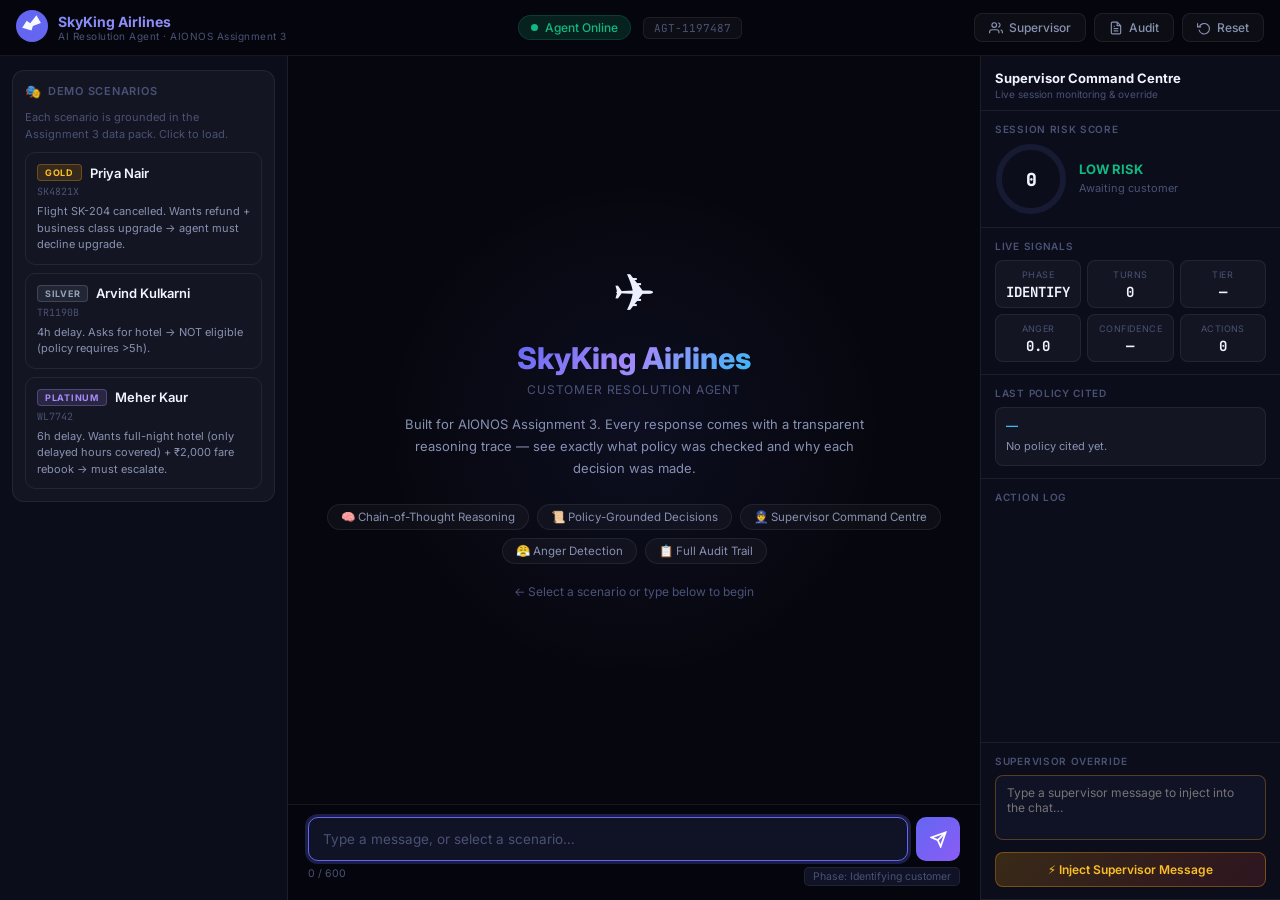
<file: index.html>
<!DOCTYPE html>
<html lang="en">
<head>
  <meta charset="UTF-8" />
  <meta name="viewport" content="width=device-width, initial-scale=1.0" />
  <title>SkyKing Airlines — AI Resolution Agent | AIONOS Assignment 3</title>
  <meta name="description" content="SkyKing Airlines intelligent customer resolution agent with transparent reasoning, supervisor command centre, and full audit trail." />
  <link rel="preconnect" href="https://fonts.googleapis.com" />
  <link href="https://fonts.googleapis.com/css2?family=Inter:ital,opsz,wght@0,14..32,300;0,14..32,400;0,14..32,500;0,14..32,600;0,14..32,700;0,14..32,800;1,14..32,400&family=JetBrains+Mono:wght@400;500;600&display=swap" rel="stylesheet" />
  <link rel="stylesheet" href="style.css" />
</head>
<body>

<!-- ══════════════════════════════════════════════════════════ -->
<!--  HEADER                                                    -->
<!-- ══════════════════════════════════════════════════════════ -->
<header class="header">
  <div class="header-brand">
    <div class="brand-logo">
      <svg viewBox="0 0 36 36" fill="none" xmlns="http://www.w3.org/2000/svg">
        <circle cx="18" cy="18" r="18" fill="url(#lg1)"/>
        <path d="M7 20l5-8 4 3 7-9 5 8.5-9 3.5-1.5 5-10.5-3z" fill="white" opacity="0.95"/>
        <defs><linearGradient id="lg1" x1="0" y1="0" x2="36" y2="36"><stop stop-color="#6366f1"/><stop offset="1" stop-color="#8b5cf6"/></linearGradient></defs>
      </svg>
    </div>
    <div>
      <div class="brand-name">SkyKing Airlines</div>
      <div class="brand-tagline">AI Resolution Agent · AIONOS Assignment 3</div>
    </div>
  </div>

  <div class="header-center">
    <div class="agent-status" id="agentStatus">
      <span class="status-dot" id="statusDot"></span>
      <span id="statusLabel">Agent Online</span>
    </div>
    <div class="session-id" id="sessionIdDisplay"></div>
  </div>

  <div class="header-actions">
    <button class="hbtn" id="toggleSupervisor" title="Toggle Supervisor Panel">
      <svg viewBox="0 0 24 24" fill="none" stroke="currentColor" stroke-width="2"><path d="M17 21v-2a4 4 0 0 0-4-4H5a4 4 0 0 0-4 4v2"/><circle cx="9" cy="7" r="4"/><path d="M23 21v-2a4 4 0 0 0-3-3.87"/><path d="M16 3.13a4 4 0 0 1 0 7.75"/></svg>
      Supervisor
    </button>
    <button class="hbtn" id="exportAuditBtn" title="Export Audit Log">
      <svg viewBox="0 0 24 24" fill="none" stroke="currentColor" stroke-width="2"><path d="M14 2H6a2 2 0 0 0-2 2v16a2 2 0 0 0 2 2h12a2 2 0 0 0 2-2V8z"/><polyline points="14 2 14 8 20 8"/><line x1="16" y1="13" x2="8" y2="13"/><line x1="16" y1="17" x2="8" y2="17"/><polyline points="10 9 9 9 8 9"/></svg>
      Audit
    </button>
    <button class="hbtn hbtn-ghost" id="resetBtn" title="Reset session">
      <svg viewBox="0 0 24 24" fill="none" stroke="currentColor" stroke-width="2"><polyline points="1 4 1 10 7 10"/><path d="M3.51 15a9 9 0 1 0 .49-5.1"/></svg>
      Reset
    </button>
  </div>
</header>

<!-- ══════════════════════════════════════════════════════════ -->
<!--  MAIN 3-PANEL LAYOUT                                       -->
<!-- ══════════════════════════════════════════════════════════ -->
<div class="app-body">

  <!-- ── PANEL LEFT: Scenarios + Quick Actions ─────────────── -->
  <aside class="panel panel-left" id="panelLeft">

    <div class="panel-section">
      <div class="section-header">
        <span class="section-icon">🎭</span>
        <span>Demo Scenarios</span>
      </div>
      <p class="section-hint">Each scenario is grounded in the Assignment 3 data pack. Click to load.</p>

      <div class="scenario-card" id="scard-priya" data-scenario="priya">
        <div class="scard-top">
          <span class="tier-pill gold">GOLD</span>
          <span class="scard-name">Priya Nair</span>
        </div>
        <div class="scard-pnr">SK4821X</div>
        <div class="scard-desc">Flight SK-204 cancelled. Wants refund + business class upgrade → agent must decline upgrade.</div>
      </div>

      <div class="scenario-card" id="scard-arvind" data-scenario="arvind">
        <div class="scard-top">
          <span class="tier-pill silver">SILVER</span>
          <span class="scard-name">Arvind Kulkarni</span>
        </div>
        <div class="scard-pnr">TR1190B</div>
        <div class="scard-desc">4h delay. Asks for hotel → NOT eligible (policy requires >5h).</div>
      </div>

      <div class="scenario-card" id="scard-meher" data-scenario="meher">
        <div class="scard-top">
          <span class="tier-pill platinum">PLATINUM</span>
          <span class="scard-name">Meher Kaur</span>
        </div>
        <div class="scard-pnr">WL7742</div>
        <div class="scard-desc">6h delay. Wants full-night hotel (only delayed hours covered) + ₹2,000 fare rebook → must escalate.</div>
      </div>
    </div>

    <div class="panel-section" id="qaSection" style="display:none">
      <div class="section-header">
        <span class="section-icon">⚡</span>
        <span>Quick Actions</span>
      </div>
      <div id="qaList"></div>
    </div>

    <div class="panel-section" id="customerSection" style="display:none">
      <div class="section-header">
        <span class="section-icon">👤</span>
        <span>Customer Profile</span>
      </div>
      <div id="customerDetails"></div>
    </div>

  </aside>

  <!-- ── PANEL CENTRE: Chat ────────────────────────────────── -->
  <main class="panel panel-center">

    <!-- Welcome screen -->
    <div class="welcome" id="welcome">
      <div class="welcome-glow"></div>
      <div class="welcome-plane">✈️</div>
      <h1 class="welcome-h1">SkyKing Airlines</h1>
      <p class="welcome-sub">Customer Resolution Agent</p>
      <p class="welcome-body">Built for AIONOS Assignment 3. Every response comes with a transparent reasoning trace — see exactly what policy was checked and why each decision was made.</p>
      <div class="welcome-chips">
        <span class="chip">🧠 Chain-of-Thought Reasoning</span>
        <span class="chip">📜 Policy-Grounded Decisions</span>
        <span class="chip">👮 Supervisor Command Centre</span>
        <span class="chip">😤 Anger Detection</span>
        <span class="chip">📋 Full Audit Trail</span>
      </div>
      <p class="welcome-cta">← Select a scenario or type below to begin</p>
    </div>

    <!-- Messages -->
    <div class="messages" id="messages" style="display:none">
      <div id="msgList"></div>
      <div class="typing" id="typing" style="display:none">
        <div class="typing-avatar">🤖</div>
        <div class="typing-dots"><span></span><span></span><span></span></div>
      </div>
    </div>

    <!-- Input -->
    <div class="input-bar">
      <div class="input-inner">
        <div class="anger-meter" id="angerMeter" style="display:none">
          <span class="anger-label">Frustration</span>
          <div class="anger-track"><div class="anger-fill" id="angerFill"></div></div>
          <span class="anger-val" id="angerVal">0%</span>
        </div>
        <div class="input-row">
          <textarea id="userInput" class="chat-textarea" placeholder="Type a message, or select a scenario…" rows="1" maxlength="600"></textarea>
          <button class="send-btn" id="sendBtn">
            <svg viewBox="0 0 24 24" fill="none" stroke="currentColor" stroke-width="2.5"><line x1="22" y1="2" x2="11" y2="13"/><polygon points="22 2 15 22 11 13 2 9 22 2"/></svg>
          </button>
        </div>
        <div class="input-meta">
          <span id="charCount" class="char-count">0 / 600</span>
          <span class="phase-tag" id="phaseTag">Phase: Identifying customer</span>
        </div>
      </div>
    </div>
  </main>

  <!-- ── PANEL RIGHT: Supervisor Command Centre ─────────────── -->
  <aside class="panel panel-right" id="panelRight">

    <div class="sup-header">
      <div class="sup-title">Supervisor Command Centre</div>
      <div class="sup-subtitle">Live session monitoring & override</div>
    </div>

    <!-- Risk Score -->
    <div class="sup-section">
      <div class="sup-label">Session Risk Score</div>
      <div class="risk-display">
        <div class="risk-ring" id="riskRing">
          <svg viewBox="0 0 80 80">
            <circle class="ring-bg" cx="40" cy="40" r="32" fill="none" stroke-width="6"/>
            <circle class="ring-fg" id="riskArc" cx="40" cy="40" r="32" fill="none" stroke-width="6"
              stroke-dasharray="201 201" stroke-dashoffset="201" transform="rotate(-90 40 40)"/>
          </svg>
          <div class="risk-num" id="riskNum">0</div>
        </div>
        <div class="risk-labels">
          <div class="risk-level" id="riskLevel">LOW RISK</div>
          <div class="risk-reason" id="riskReason">No active session</div>
        </div>
      </div>
    </div>

    <!-- Live Signals -->
    <div class="sup-section">
      <div class="sup-label">Live Signals</div>
      <div class="signals-grid">
        <div class="signal-item">
          <div class="signal-label">Phase</div>
          <div class="signal-val" id="sigPhase">—</div>
        </div>
        <div class="signal-item">
          <div class="signal-label">Turns</div>
          <div class="signal-val" id="sigTurns">0</div>
        </div>
        <div class="signal-item">
          <div class="signal-label">Tier</div>
          <div class="signal-val" id="sigTier">—</div>
        </div>
        <div class="signal-item">
          <div class="signal-label">Anger</div>
          <div class="signal-val" id="sigAnger">0.0</div>
        </div>
        <div class="signal-item">
          <div class="signal-label">Confidence</div>
          <div class="signal-val" id="sigConfidence">—</div>
        </div>
        <div class="signal-item">
          <div class="signal-label">Actions</div>
          <div class="signal-val" id="sigActions">0</div>
        </div>
      </div>
    </div>

    <!-- Last Policy Used -->
    <div class="sup-section">
      <div class="sup-label">Last Policy Cited</div>
      <div class="policy-box" id="policyBox">
        <div class="policy-name" id="policyName">—</div>
        <div class="policy-text" id="policyText">No policy cited yet.</div>
      </div>
    </div>

    <!-- Action Log -->
    <div class="sup-section" style="flex:1; overflow:hidden; display:flex; flex-direction:column;">
      <div class="sup-label">Action Log</div>
      <div class="action-log" id="actionLog"></div>
    </div>

    <!-- Supervisor Override -->
    <div class="sup-section">
      <div class="sup-label">Supervisor Override</div>
      <textarea class="override-input" id="overrideInput" placeholder="Type a supervisor message to inject into the chat…" rows="3"></textarea>
      <button class="override-btn" id="overrideBtn">⚡ Inject Supervisor Message</button>
    </div>

  </aside>

</div><!-- /.app-body -->

<!-- ══════════════════════════════════════════════════════════ -->
<!--  AUDIT MODAL                                               -->
<!-- ══════════════════════════════════════════════════════════ -->
<div class="overlay" id="auditOverlay" style="display:none">
  <div class="modal">
    <div class="modal-top">
      <div class="modal-title">📋 Full Audit Trail</div>
      <button class="modal-x" id="auditClose">✕</button>
    </div>
    <div class="modal-body">
      <pre class="audit-pre" id="auditPre"></pre>
    </div>
    <div class="modal-foot">
      <button class="mbtn secondary" id="downloadAudit">⬇ Download</button>
      <button class="mbtn primary" id="auditClose2">Close</button>
    </div>
  </div>
</div>

<script src="data.js"></script>
<script src="agent.js"></script>
<script src="ui.js"></script>
</body>
</html>
</file>
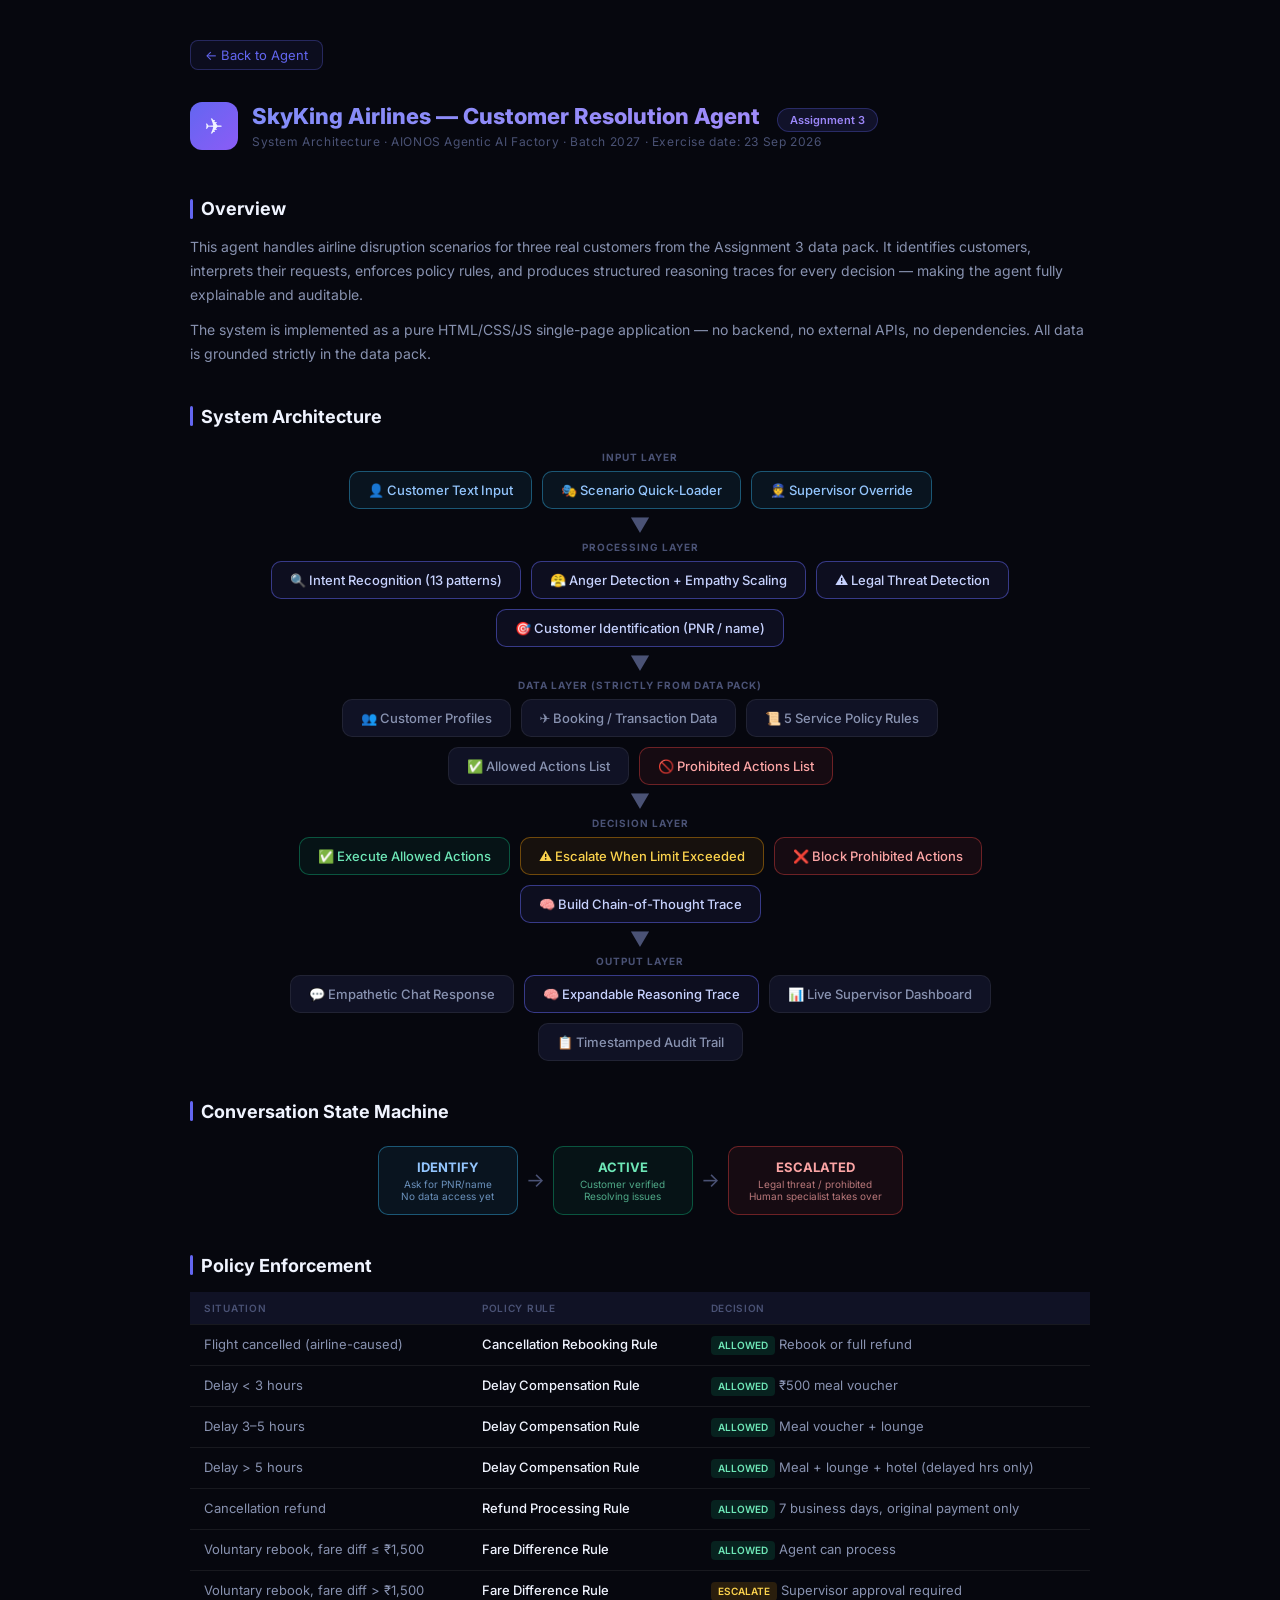
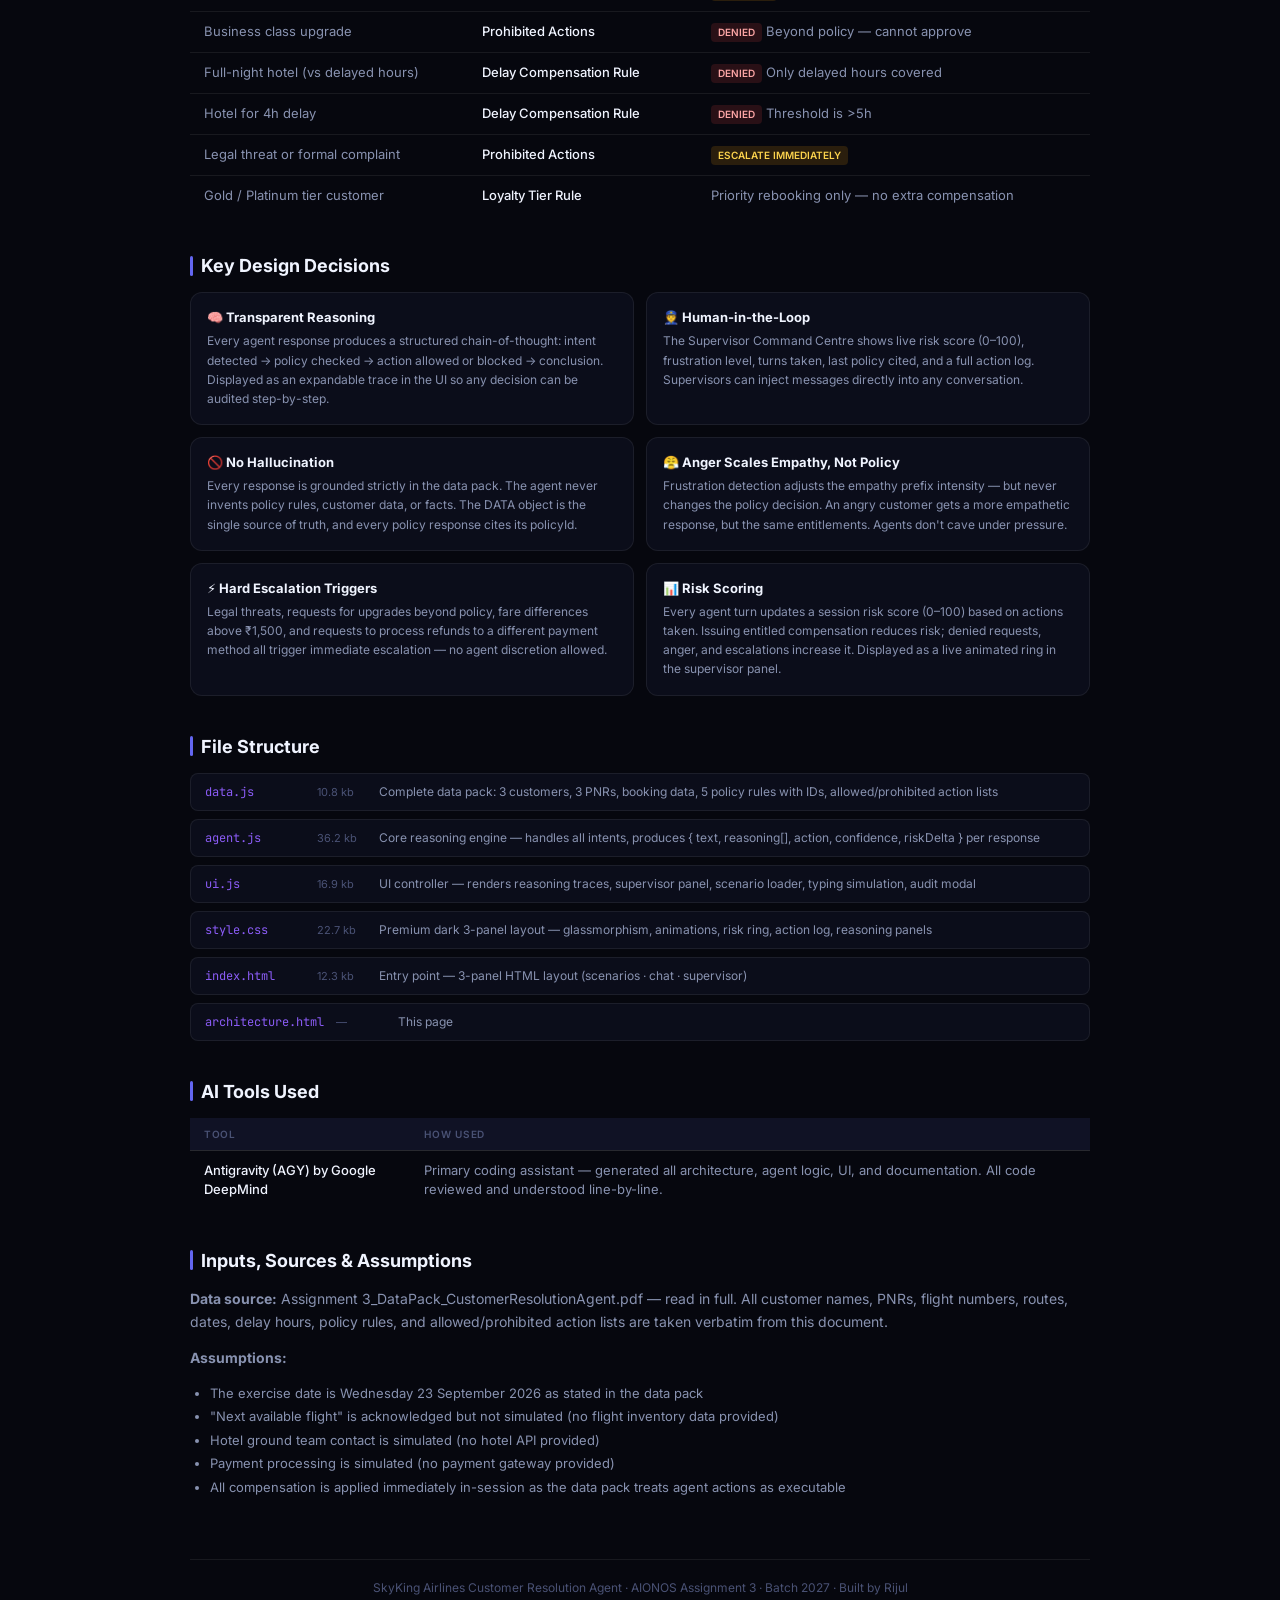
<file: architecture.html>
<!DOCTYPE html>
<html lang="en">
<head>
  <meta charset="UTF-8"/>
  <meta name="viewport" content="width=device-width, initial-scale=1.0"/>
  <title>Architecture — SkyKing Airlines AI Agent | AIONOS Assignment 3</title>
  <link href="https://fonts.googleapis.com/css2?family=Inter:wght@300;400;500;600;700;800&family=JetBrains+Mono:wght@400;500&display=swap" rel="stylesheet"/>
  <style>
    *,*::before,*::after{box-sizing:border-box;margin:0;padding:0}
    :root{
      --bg0:#06070e;--bg1:#0b0d1a;--bg2:#101225;--bg3:#171a33;
      --acc:#6366f1;--acc2:#8b5cf6;--green:#10b981;--amber:#f59e0b;--red:#ef4444;--blue:#38bdf8;
      --t1:#f0f4ff;--t2:#8892b0;--t3:#4a5275;
      --border:rgba(255,255,255,0.07);
      --font:'Inter',system-ui,sans-serif;--mono:'JetBrains Mono',monospace;
    }
    body{font-family:var(--font);background:var(--bg0);color:var(--t1);min-height:100vh;padding:40px 24px;}
    .page{max-width:900px;margin:0 auto;}

    /* Header */
    .hdr{display:flex;align-items:center;gap:14px;margin-bottom:48px;}
    .hdr-logo{width:48px;height:48px;background:linear-gradient(135deg,#6366f1,#8b5cf6);border-radius:12px;display:flex;align-items:center;justify-content:center;font-size:22px;}
    .hdr-brand{font-size:22px;font-weight:800;background:linear-gradient(135deg,#818cf8,#a78bfa);-webkit-background-clip:text;-webkit-text-fill-color:transparent;background-clip:text;}
    .hdr-sub{font-size:12px;color:var(--t3);margin-top:2px;letter-spacing:.05em;}
    .badge{display:inline-block;padding:4px 12px;border-radius:999px;font-size:11px;font-weight:600;background:rgba(99,102,241,.12);border:1px solid rgba(99,102,241,.3);color:#a78bfa;margin-left:12px;}

    h2{font-size:18px;font-weight:700;color:var(--t1);margin:40px 0 16px;display:flex;align-items:center;gap:8px;}
    h2::before{content:'';display:block;width:3px;height:20px;background:var(--acc);border-radius:2px;}
    p{font-size:14px;color:var(--t2);line-height:1.7;margin-bottom:12px;}

    /* Flow diagram */
    .flow{display:flex;flex-direction:column;align-items:center;gap:0;margin:24px 0;}
    .layer{width:100%;max-width:760px;margin-bottom:0;}
    .layer-label{text-align:center;font-size:10px;font-weight:700;letter-spacing:.1em;text-transform:uppercase;color:var(--t3);margin-bottom:8px;}
    .layer-nodes{display:flex;gap:10px;justify-content:center;flex-wrap:wrap;}
    .node{padding:10px 18px;border-radius:10px;font-size:13px;font-weight:500;border:1px solid var(--border);color:var(--t2);background:var(--bg2);transition:all .2s;}
    .node:hover{transform:translateY(-2px);box-shadow:0 4px 20px rgba(0,0,0,.4);}
    .node.acc{border-color:rgba(99,102,241,.5);color:#c7d2fe;background:rgba(99,102,241,.08);}
    .node.green{border-color:rgba(16,185,129,.4);color:#6ee7b7;background:rgba(16,185,129,.07);}
    .node.amber{border-color:rgba(245,158,11,.4);color:#fcd34d;background:rgba(245,158,11,.07);}
    .node.red{border-color:rgba(239,68,68,.4);color:#fca5a5;background:rgba(239,68,68,.07);}
    .node.blue{border-color:rgba(56,189,248,.4);color:#93c5fd;background:rgba(56,189,248,.07);}
    .arrow{font-size:20px;color:var(--t3);text-align:center;margin:6px 0;line-height:1;}

    /* State machine */
    .states{display:flex;align-items:center;gap:0;margin:24px 0;flex-wrap:wrap;justify-content:center;}
    .state{padding:12px 20px;border-radius:10px;text-align:center;min-width:140px;border:1px solid;}
    .state.identify{border-color:rgba(56,189,248,.4);background:rgba(56,189,248,.07);color:#93c5fd;}
    .state.active{border-color:rgba(16,185,129,.4);background:rgba(16,185,129,.07);color:#6ee7b7;}
    .state.escalated{border-color:rgba(239,68,68,.4);background:rgba(239,68,68,.07);color:#fca5a5;}
    .state-name{font-size:13px;font-weight:700;}
    .state-desc{font-size:10px;opacity:.7;margin-top:3px;}
    .state-arrow{font-size:20px;color:var(--t3);padding:0 8px;align-self:center;}

    /* Policy table */
    table{width:100%;border-collapse:collapse;margin:16px 0;font-size:13px;}
    th{padding:10px 14px;text-align:left;background:var(--bg2);color:var(--t3);font-size:10px;text-transform:uppercase;letter-spacing:.07em;font-weight:600;border-bottom:1px solid var(--border);}
    td{padding:10px 14px;border-bottom:1px solid var(--border);color:var(--t2);vertical-align:top;line-height:1.5;}
    tr:last-child td{border-bottom:none;}
    tr:hover td{background:rgba(255,255,255,.02);}
    .td-rule{color:var(--t1);font-weight:500;}
    .tag{display:inline-block;padding:2px 7px;border-radius:4px;font-size:10px;font-weight:600;}
    .tag.ok{background:rgba(16,185,129,.15);color:#6ee7b7;}
    .tag.no{background:rgba(239,68,68,.15);color:#fca5a5;}
    .tag.esc{background:rgba(245,158,11,.15);color:#fcd34d;}

    /* Design decisions */
    .decisions{display:grid;grid-template-columns:1fr 1fr;gap:12px;margin:16px 0;}
    .decision-card{background:var(--bg1);border:1px solid var(--border);border-radius:12px;padding:16px;}
    .dc-title{font-size:13px;font-weight:700;color:var(--t1);margin-bottom:6px;}
    .dc-body{font-size:12px;color:var(--t2);line-height:1.6;}

    /* Files */
    .files{display:flex;flex-direction:column;gap:8px;margin:16px 0;}
    .file-row{display:flex;align-items:center;gap:12px;padding:10px 14px;background:var(--bg1);border:1px solid var(--border);border-radius:8px;}
    .file-name{font-family:var(--mono);font-size:12px;color:var(--acc2);min-width:100px;}
    .file-size{font-size:11px;color:var(--t3);min-width:50px;}
    .file-desc{font-size:12px;color:var(--t2);}

    .back{display:inline-flex;align-items:center;gap:6px;color:var(--acc);font-size:13px;text-decoration:none;margin-bottom:32px;padding:6px 14px;border:1px solid rgba(99,102,241,.3);border-radius:8px;background:rgba(99,102,241,.07);}
    .back:hover{background:rgba(99,102,241,.15);}

    footer{margin-top:60px;padding-top:20px;border-top:1px solid var(--border);text-align:center;font-size:12px;color:var(--t3);}
  </style>
</head>
<body>
<div class="page">

  <a class="back" href="index.html">← Back to Agent</a>

  <div class="hdr">
    <div class="hdr-logo">✈️</div>
    <div>
      <div class="hdr-brand">SkyKing Airlines — Customer Resolution Agent <span class="badge">Assignment 3</span></div>
      <div class="hdr-sub">System Architecture · AIONOS Agentic AI Factory · Batch 2027 · Exercise date: 23 Sep 2026</div>
    </div>
  </div>

  <!-- OVERVIEW -->
  <h2>Overview</h2>
  <p>This agent handles airline disruption scenarios for three real customers from the Assignment 3 data pack. It identifies customers, interprets their requests, enforces policy rules, and produces structured reasoning traces for every decision — making the agent fully explainable and auditable.</p>
  <p>The system is implemented as a pure HTML/CSS/JS single-page application — no backend, no external APIs, no dependencies. All data is grounded strictly in the data pack.</p>

  <!-- ARCHITECTURE FLOW -->
  <h2>System Architecture</h2>
  <div class="flow">
    <div class="layer">
      <div class="layer-label">Input Layer</div>
      <div class="layer-nodes">
        <div class="node blue">👤 Customer Text Input</div>
        <div class="node blue">🎭 Scenario Quick-Loader</div>
        <div class="node blue">👮 Supervisor Override</div>
      </div>
    </div>
    <div class="arrow">▼</div>
    <div class="layer">
      <div class="layer-label">Processing Layer</div>
      <div class="layer-nodes">
        <div class="node acc">🔍 Intent Recognition (13 patterns)</div>
        <div class="node acc">😤 Anger Detection + Empathy Scaling</div>
        <div class="node acc">⚠️ Legal Threat Detection</div>
        <div class="node acc">🎯 Customer Identification (PNR / name)</div>
      </div>
    </div>
    <div class="arrow">▼</div>
    <div class="layer">
      <div class="layer-label">Data Layer (strictly from data pack)</div>
      <div class="layer-nodes">
        <div class="node">👥 Customer Profiles</div>
        <div class="node">✈️ Booking / Transaction Data</div>
        <div class="node">📜 5 Service Policy Rules</div>
        <div class="node">✅ Allowed Actions List</div>
        <div class="node red">🚫 Prohibited Actions List</div>
      </div>
    </div>
    <div class="arrow">▼</div>
    <div class="layer">
      <div class="layer-label">Decision Layer</div>
      <div class="layer-nodes">
        <div class="node green">✅ Execute Allowed Actions</div>
        <div class="node amber">⚠️ Escalate When Limit Exceeded</div>
        <div class="node red">❌ Block Prohibited Actions</div>
        <div class="node acc">🧠 Build Chain-of-Thought Trace</div>
      </div>
    </div>
    <div class="arrow">▼</div>
    <div class="layer">
      <div class="layer-label">Output Layer</div>
      <div class="layer-nodes">
        <div class="node">💬 Empathetic Chat Response</div>
        <div class="node acc">🧠 Expandable Reasoning Trace</div>
        <div class="node">📊 Live Supervisor Dashboard</div>
        <div class="node">📋 Timestamped Audit Trail</div>
      </div>
    </div>
  </div>

  <!-- STATE MACHINE -->
  <h2>Conversation State Machine</h2>
  <div class="states">
    <div class="state identify">
      <div class="state-name">IDENTIFY</div>
      <div class="state-desc">Ask for PNR/name<br>No data access yet</div>
    </div>
    <div class="state-arrow">→</div>
    <div class="state active">
      <div class="state-name">ACTIVE</div>
      <div class="state-desc">Customer verified<br>Resolving issues</div>
    </div>
    <div class="state-arrow">→</div>
    <div class="state escalated">
      <div class="state-name">ESCALATED</div>
      <div class="state-desc">Legal threat / prohibited<br>Human specialist takes over</div>
    </div>
  </div>

  <!-- POLICY TABLE -->
  <h2>Policy Enforcement</h2>
  <table>
    <thead>
      <tr><th>Situation</th><th>Policy Rule</th><th>Decision</th></tr>
    </thead>
    <tbody>
      <tr><td>Flight cancelled (airline-caused)</td><td class="td-rule">Cancellation Rebooking Rule</td><td><span class="tag ok">ALLOWED</span> Rebook or full refund</td></tr>
      <tr><td>Delay &lt; 3 hours</td><td class="td-rule">Delay Compensation Rule</td><td><span class="tag ok">ALLOWED</span> ₹500 meal voucher</td></tr>
      <tr><td>Delay 3–5 hours</td><td class="td-rule">Delay Compensation Rule</td><td><span class="tag ok">ALLOWED</span> Meal voucher + lounge</td></tr>
      <tr><td>Delay &gt; 5 hours</td><td class="td-rule">Delay Compensation Rule</td><td><span class="tag ok">ALLOWED</span> Meal + lounge + hotel (delayed hrs only)</td></tr>
      <tr><td>Cancellation refund</td><td class="td-rule">Refund Processing Rule</td><td><span class="tag ok">ALLOWED</span> 7 business days, original payment only</td></tr>
      <tr><td>Voluntary rebook, fare diff ≤ ₹1,500</td><td class="td-rule">Fare Difference Rule</td><td><span class="tag ok">ALLOWED</span> Agent can process</td></tr>
      <tr><td>Voluntary rebook, fare diff &gt; ₹1,500</td><td class="td-rule">Fare Difference Rule</td><td><span class="tag esc">ESCALATE</span> Supervisor approval required</td></tr>
      <tr><td>Business class upgrade</td><td class="td-rule">Prohibited Actions</td><td><span class="tag no">DENIED</span> Beyond policy — cannot approve</td></tr>
      <tr><td>Full-night hotel (vs delayed hours)</td><td class="td-rule">Delay Compensation Rule</td><td><span class="tag no">DENIED</span> Only delayed hours covered</td></tr>
      <tr><td>Hotel for 4h delay</td><td class="td-rule">Delay Compensation Rule</td><td><span class="tag no">DENIED</span> Threshold is &gt;5h</td></tr>
      <tr><td>Legal threat or formal complaint</td><td class="td-rule">Prohibited Actions</td><td><span class="tag esc">ESCALATE IMMEDIATELY</span></td></tr>
      <tr><td>Gold / Platinum tier customer</td><td class="td-rule">Loyalty Tier Rule</td><td>Priority rebooking only — no extra compensation</td></tr>
    </tbody>
  </table>

  <!-- DESIGN DECISIONS -->
  <h2>Key Design Decisions</h2>
  <div class="decisions">
    <div class="decision-card">
      <div class="dc-title">🧠 Transparent Reasoning</div>
      <div class="dc-body">Every agent response produces a structured chain-of-thought: intent detected → policy checked → action allowed or blocked → conclusion. Displayed as an expandable trace in the UI so any decision can be audited step-by-step.</div>
    </div>
    <div class="decision-card">
      <div class="dc-title">👮 Human-in-the-Loop</div>
      <div class="dc-body">The Supervisor Command Centre shows live risk score (0–100), frustration level, turns taken, last policy cited, and a full action log. Supervisors can inject messages directly into any conversation.</div>
    </div>
    <div class="decision-card">
      <div class="dc-title">🚫 No Hallucination</div>
      <div class="dc-body">Every response is grounded strictly in the data pack. The agent never invents policy rules, customer data, or facts. The DATA object is the single source of truth, and every policy response cites its policyId.</div>
    </div>
    <div class="decision-card">
      <div class="dc-title">😤 Anger Scales Empathy, Not Policy</div>
      <div class="dc-body">Frustration detection adjusts the empathy prefix intensity — but never changes the policy decision. An angry customer gets a more empathetic response, but the same entitlements. Agents don't cave under pressure.</div>
    </div>
    <div class="decision-card">
      <div class="dc-title">⚡ Hard Escalation Triggers</div>
      <div class="dc-body">Legal threats, requests for upgrades beyond policy, fare differences above ₹1,500, and requests to process refunds to a different payment method all trigger immediate escalation — no agent discretion allowed.</div>
    </div>
    <div class="decision-card">
      <div class="dc-title">📊 Risk Scoring</div>
      <div class="dc-body">Every agent turn updates a session risk score (0–100) based on actions taken. Issuing entitled compensation reduces risk; denied requests, anger, and escalations increase it. Displayed as a live animated ring in the supervisor panel.</div>
    </div>
  </div>

  <!-- FILE STRUCTURE -->
  <h2>File Structure</h2>
  <div class="files">
    <div class="file-row"><span class="file-name">data.js</span><span class="file-size">10.8 kb</span><span class="file-desc">Complete data pack: 3 customers, 3 PNRs, booking data, 5 policy rules with IDs, allowed/prohibited action lists</span></div>
    <div class="file-row"><span class="file-name">agent.js</span><span class="file-size">36.2 kb</span><span class="file-desc">Core reasoning engine — handles all intents, produces { text, reasoning[], action, confidence, riskDelta } per response</span></div>
    <div class="file-row"><span class="file-name">ui.js</span><span class="file-size">16.9 kb</span><span class="file-desc">UI controller — renders reasoning traces, supervisor panel, scenario loader, typing simulation, audit modal</span></div>
    <div class="file-row"><span class="file-name">style.css</span><span class="file-size">22.7 kb</span><span class="file-desc">Premium dark 3-panel layout — glassmorphism, animations, risk ring, action log, reasoning panels</span></div>
    <div class="file-row"><span class="file-name">index.html</span><span class="file-size">12.3 kb</span><span class="file-desc">Entry point — 3-panel HTML layout (scenarios · chat · supervisor)</span></div>
    <div class="file-row"><span class="file-name">architecture.html</span><span class="file-size">—</span><span class="file-desc">This page</span></div>
  </div>

  <!-- TOOLS USED -->
  <h2>AI Tools Used</h2>
  <table>
    <thead><tr><th>Tool</th><th>How Used</th></tr></thead>
    <tbody>
      <tr><td class="td-rule">Antigravity (AGY) by Google DeepMind</td><td>Primary coding assistant — generated all architecture, agent logic, UI, and documentation. All code reviewed and understood line-by-line.</td></tr>
    </tbody>
  </table>

  <!-- ASSUMPTIONS -->
  <h2>Inputs, Sources & Assumptions</h2>
  <p><strong>Data source:</strong> Assignment 3_DataPack_CustomerResolutionAgent.pdf — read in full. All customer names, PNRs, flight numbers, routes, dates, delay hours, policy rules, and allowed/prohibited action lists are taken verbatim from this document.</p>
  <p><strong>Assumptions:</strong></p>
  <ul style="color:var(--t2);font-size:13px;line-height:1.8;margin-left:20px;">
    <li>The exercise date is Wednesday 23 September 2026 as stated in the data pack</li>
    <li>"Next available flight" is acknowledged but not simulated (no flight inventory data provided)</li>
    <li>Hotel ground team contact is simulated (no hotel API provided)</li>
    <li>Payment processing is simulated (no payment gateway provided)</li>
    <li>All compensation is applied immediately in-session as the data pack treats agent actions as executable</li>
  </ul>

  <footer>SkyKing Airlines Customer Resolution Agent · AIONOS Assignment 3 · Batch 2027 · Built by Rijul</footer>
</div>
</body>
</html>
</file>
<file: style.css>
/* ============================================================
   SkyKing Airlines — Customer Resolution Agent
   Premium 3-Panel Layout | Dark Mode | Glassmorphism
   ============================================================ */

/* ── RESET ───────────────────────────────────────────────── */
*, *::before, *::after { box-sizing: border-box; margin: 0; padding: 0; }

:root {
  /* Backgrounds */
  --bg0: #06070e;
  --bg1: #0b0d1a;
  --bg2: #101225;
  --bg3: #171a33;
  --bg4: #1e2240;
  --surface: rgba(255,255,255,0.035);
  --surface-h: rgba(255,255,255,0.06);
  --border: rgba(255,255,255,0.07);
  --border-h: rgba(255,255,255,0.14);

  /* Accent */
  --acc: #6366f1;
  --acc2: #8b5cf6;
  --acc-glow: rgba(99,102,241,0.25);
  --acc-soft: rgba(99,102,241,0.12);

  /* Semantic colours */
  --green:  #10b981;
  --green-s: rgba(16,185,129,0.15);
  --amber:  #f59e0b;
  --amber-s: rgba(245,158,11,0.15);
  --red:    #ef4444;
  --red-s:  rgba(239,68,68,0.15);
  --blue:   #38bdf8;

  /* Text */
  --t1: #f0f4ff;
  --t2: #8892b0;
  --t3: #4a5275;

  /* Layout */
  --header-h: 56px;
  --left-w: 288px;
  --right-w: 300px;
  --radius: 12px;
  --radius-lg: 18px;
  --radius-xl: 24px;

  --font: 'Inter', system-ui, sans-serif;
  --mono: 'JetBrains Mono', monospace;
}

html, body {
  height: 100%; overflow: hidden;
  font-family: var(--font);
  background: var(--bg0);
  color: var(--t1);
}

::-webkit-scrollbar { width: 5px; height: 5px; }
::-webkit-scrollbar-track { background: transparent; }
::-webkit-scrollbar-thumb { background: var(--bg4); border-radius: 3px; }

/* ── HEADER ──────────────────────────────────────────────── */
.header {
  position: fixed; inset: 0 0 auto 0;
  height: var(--header-h);
  display: flex; align-items: center;
  padding: 0 16px;
  background: rgba(6,7,14,0.9);
  backdrop-filter: blur(24px);
  border-bottom: 1px solid var(--border);
  z-index: 50;
  gap: 16px;
}

.header-brand {
  display: flex; align-items: center; gap: 10px;
  flex-shrink: 0;
}
.brand-logo svg { width: 32px; height: 32px; }
.brand-name {
  font-size: 14px; font-weight: 700;
  background: linear-gradient(135deg, #818cf8, #a78bfa);
  -webkit-background-clip: text; -webkit-text-fill-color: transparent; background-clip: text;
}
.brand-tagline { font-size: 10px; color: var(--t3); letter-spacing: .05em; }

.header-center {
  flex: 1; display: flex; align-items: center;
  justify-content: center; gap: 12px;
}

.agent-status {
  display: flex; align-items: center; gap: 7px;
  background: var(--green-s);
  border: 1px solid rgba(16,185,129,.2);
  padding: 4px 12px; border-radius: 999px;
  font-size: 12px; font-weight: 500; color: var(--green);
}
.status-dot {
  width: 7px; height: 7px; border-radius: 50%;
  background: var(--green);
  animation: pulse-dot 2s ease-in-out infinite;
}
.status-dot.escalated { background: var(--red); animation: none; }
@keyframes pulse-dot {
  0%,100% { opacity:1; box-shadow: 0 0 0 0 rgba(16,185,129,.5); }
  50% { opacity:.85; box-shadow: 0 0 0 5px transparent; }
}

.session-id {
  font-family: var(--mono); font-size: 11px;
  color: var(--t3); background: var(--surface);
  padding: 3px 10px; border-radius: 6px;
  border: 1px solid var(--border);
}

.header-actions { display: flex; align-items: center; gap: 8px; flex-shrink: 0; }

.hbtn {
  display: flex; align-items: center; gap: 6px;
  padding: 6px 14px; border-radius: 8px;
  background: var(--surface); border: 1px solid var(--border);
  color: var(--t2); font-size: 12px; font-weight: 500;
  cursor: pointer; font-family: var(--font); transition: all .2s;
}
.hbtn svg { width: 14px; height: 14px; }
.hbtn:hover { background: var(--surface-h); color: var(--t1); border-color: var(--border-h); }
.hbtn:active { transform: scale(.97); }
.hbtn-ghost:hover { color: var(--red); border-color: rgba(239,68,68,.3); background: var(--red-s); }

/* ── APP BODY ─────────────────────────────────────────────── */
.app-body {
  display: flex;
  height: 100vh;
  padding-top: var(--header-h);
}

/* ── PANELS ───────────────────────────────────────────────── */
.panel {
  overflow-y: auto;
  height: 100%;
}
.panel-left {
  width: var(--left-w); min-width: var(--left-w);
  background: var(--bg1);
  border-right: 1px solid var(--border);
  padding: 14px 12px;
  display: flex; flex-direction: column; gap: 12px;
}
.panel-center {
  flex: 1; display: flex; flex-direction: column;
  background: var(--bg0); overflow: hidden;
}
.panel-right {
  width: var(--right-w); min-width: var(--right-w);
  background: var(--bg1);
  border-left: 1px solid var(--border);
  padding: 0;
  display: flex; flex-direction: column;
  transition: width .3s ease, min-width .3s ease, opacity .3s;
}
.panel-right.hidden { width: 0; min-width: 0; opacity: 0; overflow: hidden; pointer-events: none; }

/* ── PANEL SECTIONS ──────────────────────────────────────── */
.panel-section {
  background: var(--surface);
  border: 1px solid var(--border);
  border-radius: var(--radius);
  padding: 12px;
}
.section-header {
  display: flex; align-items: center; gap: 6px;
  font-size: 11px; font-weight: 600;
  text-transform: uppercase; letter-spacing: .07em;
  color: var(--t3); margin-bottom: 10px;
}
.section-icon { font-size: 13px; }
.section-hint { font-size: 11px; color: var(--t3); margin-bottom: 10px; line-height: 1.5; }

/* ── SCENARIO CARDS ──────────────────────────────────────── */
.scenario-card {
  border: 1px solid var(--border);
  border-radius: 10px; padding: 11px;
  margin-bottom: 8px; cursor: pointer;
  transition: all .2s; font-family: var(--font);
  background: transparent;
}
.scenario-card:last-child { margin-bottom: 0; }
.scenario-card:hover { border-color: var(--acc); background: var(--acc-soft); transform: translateY(-1px); }
.scenario-card.active { border-color: var(--acc); background: var(--acc-soft); box-shadow: 0 0 0 1px var(--acc); }

.scard-top { display: flex; align-items: center; gap: 8px; margin-bottom: 4px; }
.scard-name { font-size: 13px; font-weight: 600; color: var(--t1); }
.scard-pnr { font-family: var(--mono); font-size: 10px; color: var(--t3); margin-bottom: 5px; }
.scard-desc { font-size: 11px; color: var(--t2); line-height: 1.5; }

/* Tier pills */
.tier-pill {
  display: inline-block; padding: 2px 7px; border-radius: 4px;
  font-size: 9px; font-weight: 700; letter-spacing: .08em; text-transform: uppercase;
}
.tier-pill.gold     { background: rgba(245,158,11,.15); color: #fbbf24; border: 1px solid rgba(245,158,11,.3); }
.tier-pill.silver   { background: rgba(148,163,184,.12); color: #94a3b8; border: 1px solid rgba(148,163,184,.25); }
.tier-pill.platinum { background: rgba(167,139,250,.15); color: #a78bfa; border: 1px solid rgba(167,139,250,.3); }

/* ── QUICK ACTIONS ───────────────────────────────────────── */
.qa-btn {
  width: 100%; display: block;
  background: var(--surface); border: 1px solid var(--border);
  border-radius: 8px; padding: 8px 10px;
  text-align: left; cursor: pointer; font-family: var(--font);
  font-size: 11.5px; color: var(--t2); margin-bottom: 6px;
  transition: all .2s;
}
.qa-btn:hover { background: var(--surface-h); color: var(--t1); border-color: var(--border-h); }

/* ── CUSTOMER DETAILS ───────────────────────────────────── */
.cust-row {
  display: flex; justify-content: space-between; align-items: center;
  padding: 5px 0; border-bottom: 1px solid var(--border);
  font-size: 12px;
}
.cust-row:last-child { border-bottom: none; }
.cust-key { color: var(--t3); }
.cust-val { font-weight: 500; color: var(--t1); text-align: right; }

/* ── WELCOME SCREEN ──────────────────────────────────────── */
.welcome {
  flex: 1; display: flex; flex-direction: column;
  align-items: center; justify-content: center;
  text-align: center; padding: 40px 32px;
  position: relative; overflow: hidden;
}
.welcome-glow {
  position: absolute;
  width: 500px; height: 500px;
  background: radial-gradient(circle, rgba(99,102,241,.08) 0%, transparent 70%);
  top: 50%; left: 50%; transform: translate(-50%, -50%);
  pointer-events: none;
}
.welcome-plane { font-size: 52px; margin-bottom: 16px; animation: float 3s ease-in-out infinite; }
@keyframes float { 0%,100% { transform: translateY(0); } 50% { transform: translateY(-8px); } }

.welcome-h1 {
  font-size: 30px; font-weight: 800;
  background: linear-gradient(135deg, #6366f1, #a78bfa 50%, #38bdf8);
  -webkit-background-clip: text; -webkit-text-fill-color: transparent; background-clip: text;
  margin-bottom: 6px;
}
.welcome-sub { font-size: 12px; color: var(--t3); text-transform: uppercase; letter-spacing: .07em; margin-bottom: 16px; }
.welcome-body { font-size: 13px; color: var(--t2); max-width: 480px; line-height: 1.7; margin-bottom: 24px; }

.welcome-chips { display: flex; flex-wrap: wrap; gap: 8px; justify-content: center; margin-bottom: 20px; }
.chip {
  background: var(--surface); border: 1px solid var(--border);
  padding: 5px 13px; border-radius: 999px;
  font-size: 11.5px; color: var(--t2); transition: all .2s;
}
.chip:hover { border-color: var(--acc); color: var(--t1); }
.welcome-cta { font-size: 12px; color: var(--t3); }

/* ── MESSAGES ─────────────────────────────────────────────── */
.messages {
  flex: 1; overflow-y: auto;
  padding: 20px 24px;
  display: flex; flex-direction: column; gap: 2px;

  /* Subtle grid bg */
  background-image:
    linear-gradient(rgba(99,102,241,.025) 1px, transparent 1px),
    linear-gradient(90deg, rgba(99,102,241,.025) 1px, transparent 1px);
  background-size: 48px 48px;
}

/* Message rows */
.msg-row {
  display: flex; gap: 10px;
  max-width: 820px; width: 100%;
  animation: slide-in .25s ease-out;
  margin-bottom: 2px;
}
@keyframes slide-in { from { opacity:0; transform: translateY(6px); } to { opacity:1; transform: translateY(0); } }
.msg-row.user  { flex-direction: row-reverse; margin-left: auto; }
.msg-row.agent { margin-right: auto; }
.msg-row.supervisor { margin: 0 auto; }

.msg-avatar {
  width: 30px; height: 30px; border-radius: 50%;
  display: flex; align-items: center; justify-content: center;
  font-size: 13px; flex-shrink: 0; margin-top: 4px;
}
.msg-avatar.agent      { background: linear-gradient(135deg, #6366f1, #8b5cf6); }
.msg-avatar.user       { background: var(--bg3); border: 1px solid var(--border); }
.msg-avatar.supervisor { background: linear-gradient(135deg, #f59e0b, #ef4444); }

.msg-body { display: flex; flex-direction: column; max-width: 680px; }

/* Bubble */
.bubble {
  padding: 11px 15px; border-radius: 14px;
  font-size: 13.5px; line-height: 1.65;
}
.bubble.agent {
  background: var(--bg2); border: 1px solid var(--border);
  border-top-left-radius: 3px; color: var(--t1);
}
.bubble.agent.escalated  { border-color: rgba(239,68,68,.35); background: rgba(239,68,68,.05); }
.bubble.agent.issued     { border-color: rgba(16,185,129,.3); }
.bubble.user {
  background: linear-gradient(135deg, #6366f1, #7c3aed);
  border-top-right-radius: 3px; color: #fff;
}
.bubble.supervisor {
  background: linear-gradient(135deg, rgba(245,158,11,.15), rgba(239,68,68,.1));
  border: 1px solid rgba(245,158,11,.3);
  border-radius: 10px; color: #fcd34d;
  font-size: 12.5px; padding: 8px 14px;
  text-align: center;
}

.bubble strong  { font-weight: 600; }
.bubble.agent strong { color: #a78bfa; }
.bubble.user  strong { color: rgba(255,255,255,.9); }
.bubble ul { padding-left: 4px; list-style: none; }
.bubble li { padding: 1px 0; }

.msg-time { font-size: 10px; color: var(--t3); margin-top: 3px; }
.msg-row.user .msg-time { text-align: right; }

/* ── REASONING TRACE ─────────────────────────────────────── */
.reasoning-toggle {
  display: inline-flex; align-items: center; gap: 5px;
  font-size: 11px; color: var(--acc); font-weight: 500;
  cursor: pointer; margin-top: 7px;
  padding: 3px 9px; border-radius: 6px;
  background: var(--acc-soft); border: 1px solid rgba(99,102,241,.2);
  transition: all .2s; width: fit-content;
  user-select: none;
}
.reasoning-toggle:hover { background: rgba(99,102,241,.2); }
.reasoning-toggle .arrow { font-size: 9px; transition: transform .2s; }
.reasoning-toggle.open .arrow { transform: rotate(90deg); }

.reasoning-panel {
  display: none;
  background: rgba(6,7,14,.7);
  border: 1px solid rgba(99,102,241,.2);
  border-radius: 10px; margin-top: 6px;
  padding: 12px 14px;
  animation: slide-in .2s ease-out;
}
.reasoning-panel.visible { display: block; }

.r-step {
  display: flex; gap: 8px; align-items: flex-start;
  margin-bottom: 8px; font-size: 11.5px;
}
.r-step:last-child { margin-bottom: 0; }
.r-num {
  width: 18px; height: 18px; border-radius: 50%;
  background: var(--acc); display: flex; align-items: center;
  justify-content: center; font-size: 9px; font-weight: 700;
  flex-shrink: 0; margin-top: 1px; color: white;
}
.r-content { flex: 1; }
.r-label { font-weight: 600; color: var(--acc2); font-size: 10px; text-transform: uppercase; letter-spacing: .05em; }
.r-obs { color: var(--t3); font-size: 11px; margin-top: 1px; }
.r-conc { color: var(--t1); margin-top: 2px; }
.r-policy-link {
  display: inline-block; margin-top: 8px;
  font-size: 10.5px; font-family: var(--mono);
  color: var(--blue); background: rgba(56,189,248,.08);
  border: 1px solid rgba(56,189,248,.2);
  padding: 3px 8px; border-radius: 5px;
}

/* ── TYPING INDICATOR ────────────────────────────────────── */
.typing {
  display: flex; align-items: center; gap: 10px;
  padding: 4px 0;
}
.typing-avatar {
  width: 30px; height: 30px; border-radius: 50%;
  background: linear-gradient(135deg, #6366f1, #8b5cf6);
  display: flex; align-items: center; justify-content: center; font-size: 13px;
}
.typing-dots {
  display: flex; gap: 5px;
  background: var(--bg2); border: 1px solid var(--border);
  padding: 9px 14px; border-radius: 14px; border-top-left-radius: 3px;
}
.typing-dots span {
  width: 6px; height: 6px; border-radius: 50%;
  background: var(--acc); opacity: .4;
  animation: blink 1.2s ease-in-out infinite;
}
.typing-dots span:nth-child(2) { animation-delay: .2s; }
.typing-dots span:nth-child(3) { animation-delay: .4s; }
@keyframes blink { 0%,100% { opacity:.4; transform: scale(1); } 50% { opacity:1; transform: scale(1.2); } }

/* ── INPUT BAR ───────────────────────────────────────────── */
.input-bar {
  padding: 12px 20px 14px;
  background: rgba(6,7,14,.9);
  backdrop-filter: blur(20px);
  border-top: 1px solid var(--border);
}
.input-inner { max-width: 820px; margin: 0 auto; }

.anger-meter {
  display: flex; align-items: center; gap: 9px;
  margin-bottom: 9px;
}
.anger-label { font-size: 10px; color: var(--t3); white-space: nowrap; }
.anger-track { flex: 1; height: 3px; background: var(--bg3); border-radius: 2px; overflow: hidden; }
.anger-fill { height: 100%; border-radius: 2px; transition: width .5s ease, background .5s ease; }
.anger-val { font-size: 10px; color: var(--t3); width: 28px; text-align: right; }

.input-row { display: flex; gap: 8px; align-items: flex-end; }

.chat-textarea {
  flex: 1; background: var(--bg2); border: 1px solid var(--border);
  border-radius: 10px; padding: 11px 14px;
  color: var(--t1); font-family: var(--font); font-size: 13.5px;
  resize: none; line-height: 1.5;
  min-height: 44px; max-height: 110px;
  transition: border-color .2s, box-shadow .2s;
}
.chat-textarea:focus { outline: none; border-color: var(--acc); box-shadow: 0 0 0 3px var(--acc-glow); }
.chat-textarea::placeholder { color: var(--t3); }

.send-btn {
  width: 44px; height: 44px;
  background: linear-gradient(135deg, #6366f1, #8b5cf6);
  border: none; border-radius: 10px; cursor: pointer;
  display: flex; align-items: center; justify-content: center;
  color: white; transition: all .2s; flex-shrink: 0;
}
.send-btn svg { width: 17px; height: 17px; }
.send-btn:hover { transform: scale(1.05); box-shadow: 0 4px 20px var(--acc-glow); }
.send-btn:active { transform: scale(.97); }
.send-btn:disabled { opacity: .4; cursor: not-allowed; transform: none; box-shadow: none; }

.input-meta {
  display: flex; justify-content: space-between;
  margin-top: 6px; font-size: 10.5px; color: var(--t3);
}
.phase-tag {
  background: var(--bg2); border: 1px solid var(--border);
  padding: 2px 8px; border-radius: 5px; font-size: 10.5px;
}

/* ── SUPERVISOR PANEL ────────────────────────────────────── */
.sup-header {
  padding: 14px 14px 10px;
  border-bottom: 1px solid var(--border);
}
.sup-title { font-size: 13px; font-weight: 700; color: var(--t1); }
.sup-subtitle { font-size: 10px; color: var(--t3); margin-top: 2px; }

.sup-section {
  padding: 12px 14px;
  border-bottom: 1px solid var(--border);
}
.sup-label {
  font-size: 10px; font-weight: 600;
  text-transform: uppercase; letter-spacing: .07em;
  color: var(--t3); margin-bottom: 8px;
}

/* Risk ring */
.risk-display { display: flex; align-items: center; gap: 12px; }
.risk-ring { position: relative; width: 72px; height: 72px; flex-shrink: 0; }
.risk-ring svg { width: 80px; height: 80px; position: absolute; top: -4px; left: -4px; }
.ring-bg { stroke: var(--bg3); }
.ring-fg { stroke: var(--green); transition: stroke-dashoffset .6s ease, stroke .4s ease; }
.risk-num {
  position: absolute; inset: 0;
  display: flex; align-items: center; justify-content: center;
  font-size: 18px; font-weight: 800; color: var(--t1);
  font-family: var(--mono);
}
.risk-labels { flex: 1; }
.risk-level {
  font-size: 13px; font-weight: 700; color: var(--green);
  transition: color .4s;
}
.risk-level.med { color: var(--amber); }
.risk-level.high { color: var(--red); }
.risk-reason { font-size: 11px; color: var(--t3); margin-top: 4px; line-height: 1.4; }

/* Signals grid */
.signals-grid {
  display: grid; grid-template-columns: 1fr 1fr 1fr;
  gap: 6px;
}
.signal-item {
  background: var(--surface); border: 1px solid var(--border);
  border-radius: 8px; padding: 8px 8px 6px;
  text-align: center;
}
.signal-label { font-size: 9px; color: var(--t3); text-transform: uppercase; letter-spacing: .05em; }
.signal-val { font-size: 14px; font-weight: 700; color: var(--t1); margin-top: 3px; font-family: var(--mono); }

/* Policy box */
.policy-box {
  background: var(--surface); border: 1px solid var(--border);
  border-radius: 8px; padding: 10px;
}
.policy-name { font-size: 12px; font-weight: 600; color: var(--blue); margin-bottom: 5px; }
.policy-text { font-size: 11px; color: var(--t2); line-height: 1.5; }

/* Action log */
.action-log {
  flex: 1; overflow-y: auto;
  display: flex; flex-direction: column; gap: 5px;
}
.al-item {
  padding: 7px 9px; border-radius: 7px;
  font-size: 11px; line-height: 1.4;
  border-left: 3px solid;
}
.al-item.ISSUED    { background: var(--green-s); border-color: var(--green); color: #6ee7b7; }
.al-item.DENIED    { background: var(--red-s); border-color: var(--red); color: #fca5a5; }
.al-item.ESCALATED { background: var(--amber-s); border-color: var(--amber); color: #fcd34d; }
.al-item.IDENTIFIED{ background: var(--acc-soft); border-color: var(--acc); color: #c7d2fe; }
.al-item.INFORMED  { background: var(--surface); border-color: var(--t3); color: var(--t2); }
.al-ts { font-size: 9px; color: var(--t3); margin-top: 2px; font-family: var(--mono); }

/* Override */
.override-input {
  width: 100%; background: var(--bg2);
  border: 1px solid rgba(245,158,11,.3);
  border-radius: 8px; padding: 9px 11px;
  color: var(--t1); font-family: var(--font); font-size: 12px;
  resize: none; margin-bottom: 8px;
}
.override-input:focus { outline: none; border-color: var(--amber); box-shadow: 0 0 0 2px rgba(245,158,11,.15); }
.override-btn {
  width: 100%; padding: 9px;
  background: linear-gradient(135deg, rgba(245,158,11,.2), rgba(239,68,68,.15));
  border: 1px solid rgba(245,158,11,.35);
  border-radius: 8px; color: #fbbf24;
  font-size: 12px; font-weight: 600; cursor: pointer;
  font-family: var(--font); transition: all .2s;
}
.override-btn:hover { background: linear-gradient(135deg, rgba(245,158,11,.3), rgba(239,68,68,.2)); }

/* ── MODAL ───────────────────────────────────────────────── */
.overlay {
  position: fixed; inset: 0;
  background: rgba(0,0,0,.75); backdrop-filter: blur(6px);
  z-index: 100; display: flex; align-items: center; justify-content: center;
  animation: fade-in .2s ease;
}
@keyframes fade-in { from { opacity:0; } to { opacity:1; } }

.modal {
  background: var(--bg1); border: 1px solid var(--border-h);
  border-radius: var(--radius-xl); width: 90%; max-width: 680px;
  max-height: 82vh; display: flex; flex-direction: column;
  box-shadow: 0 30px 80px rgba(0,0,0,.6);
  animation: slide-up .3s ease;
}
@keyframes slide-up { from { opacity:0; transform: translateY(18px); } to { opacity:1; transform: translateY(0); } }

.modal-top {
  display: flex; align-items: center; justify-content: space-between;
  padding: 18px 22px; border-bottom: 1px solid var(--border);
}
.modal-title { font-size: 15px; font-weight: 600; }
.modal-x {
  width: 30px; height: 30px; border-radius: 7px;
  background: var(--surface); border: 1px solid var(--border);
  color: var(--t2); font-size: 13px; cursor: pointer; transition: all .2s;
}
.modal-x:hover { background: var(--surface-h); color: var(--t1); }

.modal-body { flex: 1; overflow-y: auto; padding: 20px 22px; }
.audit-pre {
  font-family: var(--mono); font-size: 11.5px;
  color: var(--t2); line-height: 1.7; white-space: pre-wrap; word-break: break-word;
}

.modal-foot {
  display: flex; justify-content: flex-end; gap: 8px;
  padding: 14px 22px; border-top: 1px solid var(--border);
}
.mbtn {
  padding: 8px 18px; border-radius: 8px; border: none;
  font-size: 13px; font-weight: 500; cursor: pointer; font-family: var(--font);
  transition: all .2s;
}
.mbtn.primary { background: linear-gradient(135deg, #6366f1, #8b5cf6); color: white; }
.mbtn.primary:hover { opacity:.9; }
.mbtn.secondary { background: var(--surface); border: 1px solid var(--border); color: var(--t2); }
.mbtn.secondary:hover { background: var(--surface-h); color: var(--t1); }
</file>
